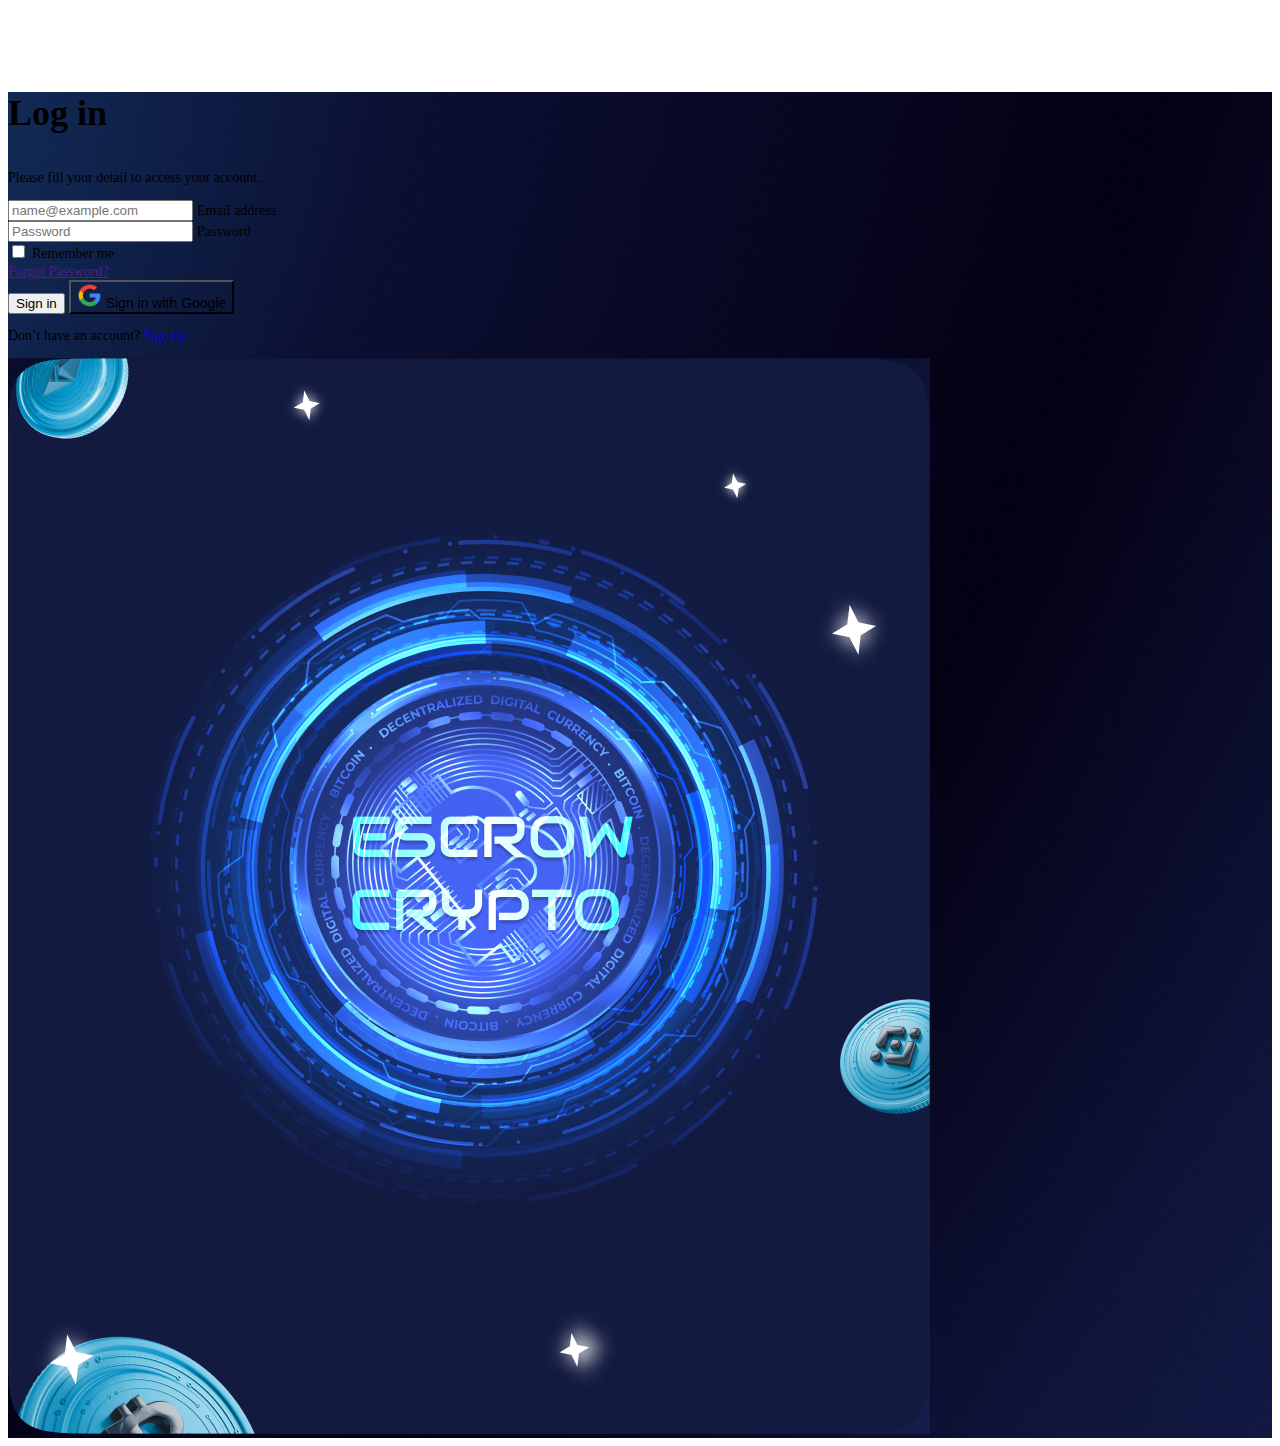
<file: index.html>
<!DOCTYPE html>
<html lang="en">
  <head>
    <meta charset="utf-8" />
    <title>ESCROW Admin Dashboard</title>
    <meta content="width=device-width, initial-scale=1.0" name="viewport" />
    <meta content="" name="keywords" />
    <meta content="" name="description" />

    <!-- Favicon -->
    <link href="img/favicon.ico" rel="icon" />

    <!-- Google Web Fonts -->
    <link rel="preconnect" href="https://fonts.googleapis.com" />
    <link rel="preconnect" href="https://fonts.gstatic.com" crossorigin />
    <link
      href="https://fonts.googleapis.com/css2?family=Open+Sans:wght@400;600&family=Roboto:wght@500;700&display=swap"
      rel="stylesheet"
    />

    <!-- Icon Font Stylesheet -->
    <link
      href="https://cdnjs.cloudflare.com/ajax/libs/font-awesome/5.10.0/css/all.min.css"
      rel="stylesheet"
    />
    <link
      href="https://cdn.jsdelivr.net/npm/bootstrap-icons@1.4.1/font/bootstrap-icons.css"
      rel="stylesheet"
    />

    <!-- Customized Bootstrap Stylesheet -->
    <link
      href="https://cdn.jsdelivr.net/npm/bootstrap@5.0.2/dist/css/bootstrap.min.css"
      rel="stylesheet"
      integrity="sha384-EVSTQN3/azprG1Anm3QDgpJLIm9Nao0Yz1ztcQTwFspd3yD65VohhpuuCOmLASjC"
      crossorigin="anonymous"
    />

    <!-- Template Stylesheet -->
    <link href="css/style.css" rel="stylesheet" />
  </head>
  <body>
    <div class="container-fluid position-relative d-flex p-0 m-0 bg-dark">
      <!-- Spinner Start -->
      <div
        id="spinner"
        class="show bg-dark position-fixed translate-middle w-100 vh-100 top-50 start-50 d-flex align-items-center justify-content-center"
      >
        <div
          class="spinner-border text-primary"
          style="width: 3rem; height: 3rem"
          role="status"
        >
          <span class="sr-only">Loading...</span>
        </div>
      </div>
      <!-- Spinner End -->

      <!-- Sign In Start -->
      <div class="container-fluid">
        <div
          class="row h-100 align-items-center justify-content-center background-mobile"
          style="min-height: 100vh"
        >
          <div
            class="col-12 col-sm-8 col-md-8 col-lg-10 col-xl-8 p-0 d-flex flex-column flex-lg-row background-1 rounded"
          >
            <div class="col-12 col-lg-6 p-0">
              <div class="p-4 p-sm-5 my-4 mx-lg-3">
                <div class="d-flex flex-column mb-3 text-white">
                    <h3 class="mb-0 font-36 font-inter">Log in</h3>
                    <p class="mb-0 font-14 font-inter">Please fill your detail to access your account.</p>
                </div>
                <div class="form-floating mb-3">
                  <input
                    type="email"
                    class="form-control font-inter"
                    id="floatingInput"
                    placeholder="name@example.com"
                  />
                  <label for="floatingInput" class="font-inter font-14">Email address</label>
                </div>
                <div class="form-floating mb-4">
                  <input
                    type="password"
                    class="form-control font-inter"
                    id="floatingPassword"
                     placeholder="Password"
                  />
                  <label for="floatingPassword" class="font-inter font-14">Password</label>
                </div>
                <div
                  class="d-flex align-items-center justify-content-between mb-4"
                >
                  <div class="form-check">
                    <input
                      type="checkbox"
                      class="form-check-input"
                      id="exampleCheck1"
                    />
                    <label class="form-check-label text-white font-14 font-inter" for="exampleCheck1"
                      >Remember me</label
                    >
                  </div>
                  <a href="" class="font-inter text-white font-14" >Forgot Password?</a>
                </div>
                <a href="./dashboard.html" style="text-decoration: none;"><button type="submit" class="btn btn-primary py-2 w-100 mb-4 font-inter">
                  Sign in
                </button></a>
                <button type="submit" class="btn btn-primary py-2 w-100 mb-4 text-white font-14 font-inter" style="background-color: transparent !important;">
                  <img
                    src="./img/Google.png"
                    alt=""
                    style="width: 25px; height: 25px"
                  />
                  Sign in with Google
                </button>
                <p class="text-center mb-0 text-white font-14 font-inter">
                  Don’t have an account? <a href="./dashboard.html">Sign up</a>
                </p>
              </div>
            </div>
            <div class="col-12 col-lg-6 d-none d-lg-flex justify-content-center align-items-center p-4">
              <img src="./img/login-design.png" alt="" class="img-fluid" />
            </div>
          </div>
        </div>
      </div>
      <!-- Sign In End -->
    </div>

    <!-- scripts start -->
    <script
      src="https://cdn.jsdelivr.net/npm/bootstrap@5.0.2/dist/js/bootstrap.bundle.min.js"
      integrity="sha384-MrcW6ZMFYlzcLA8Nl+NtUVF0sA7MsXsP1UyJoMp4YLEuNSfAP+JcXn/tWtIaxVXM"
      crossorigin="anonymous"
    ></script>
    <script src="https://code.jquery.com/jquery-3.4.1.min.js"></script>
    <script src="https://cdn.jsdelivr.net/npm/bootstrap@5.0.0/dist/js/bootstrap.bundle.min.js"></script>
    <script src="lib/chart/chart.min.js"></script>
    <script src="lib/easing/easing.min.js"></script>
    <script src="lib/waypoints/waypoints.min.js"></script>
    <script src="lib/owlcarousel/owl.carousel.min.js"></script>
    <script src="lib/tempusdominus/js/moment.min.js"></script>
    <script src="lib/tempusdominus/js/moment-timezone.min.js"></script>

    <script src="js/script.js"></script>
    <!-- scripts end -->
  </body>
</html>
</file>
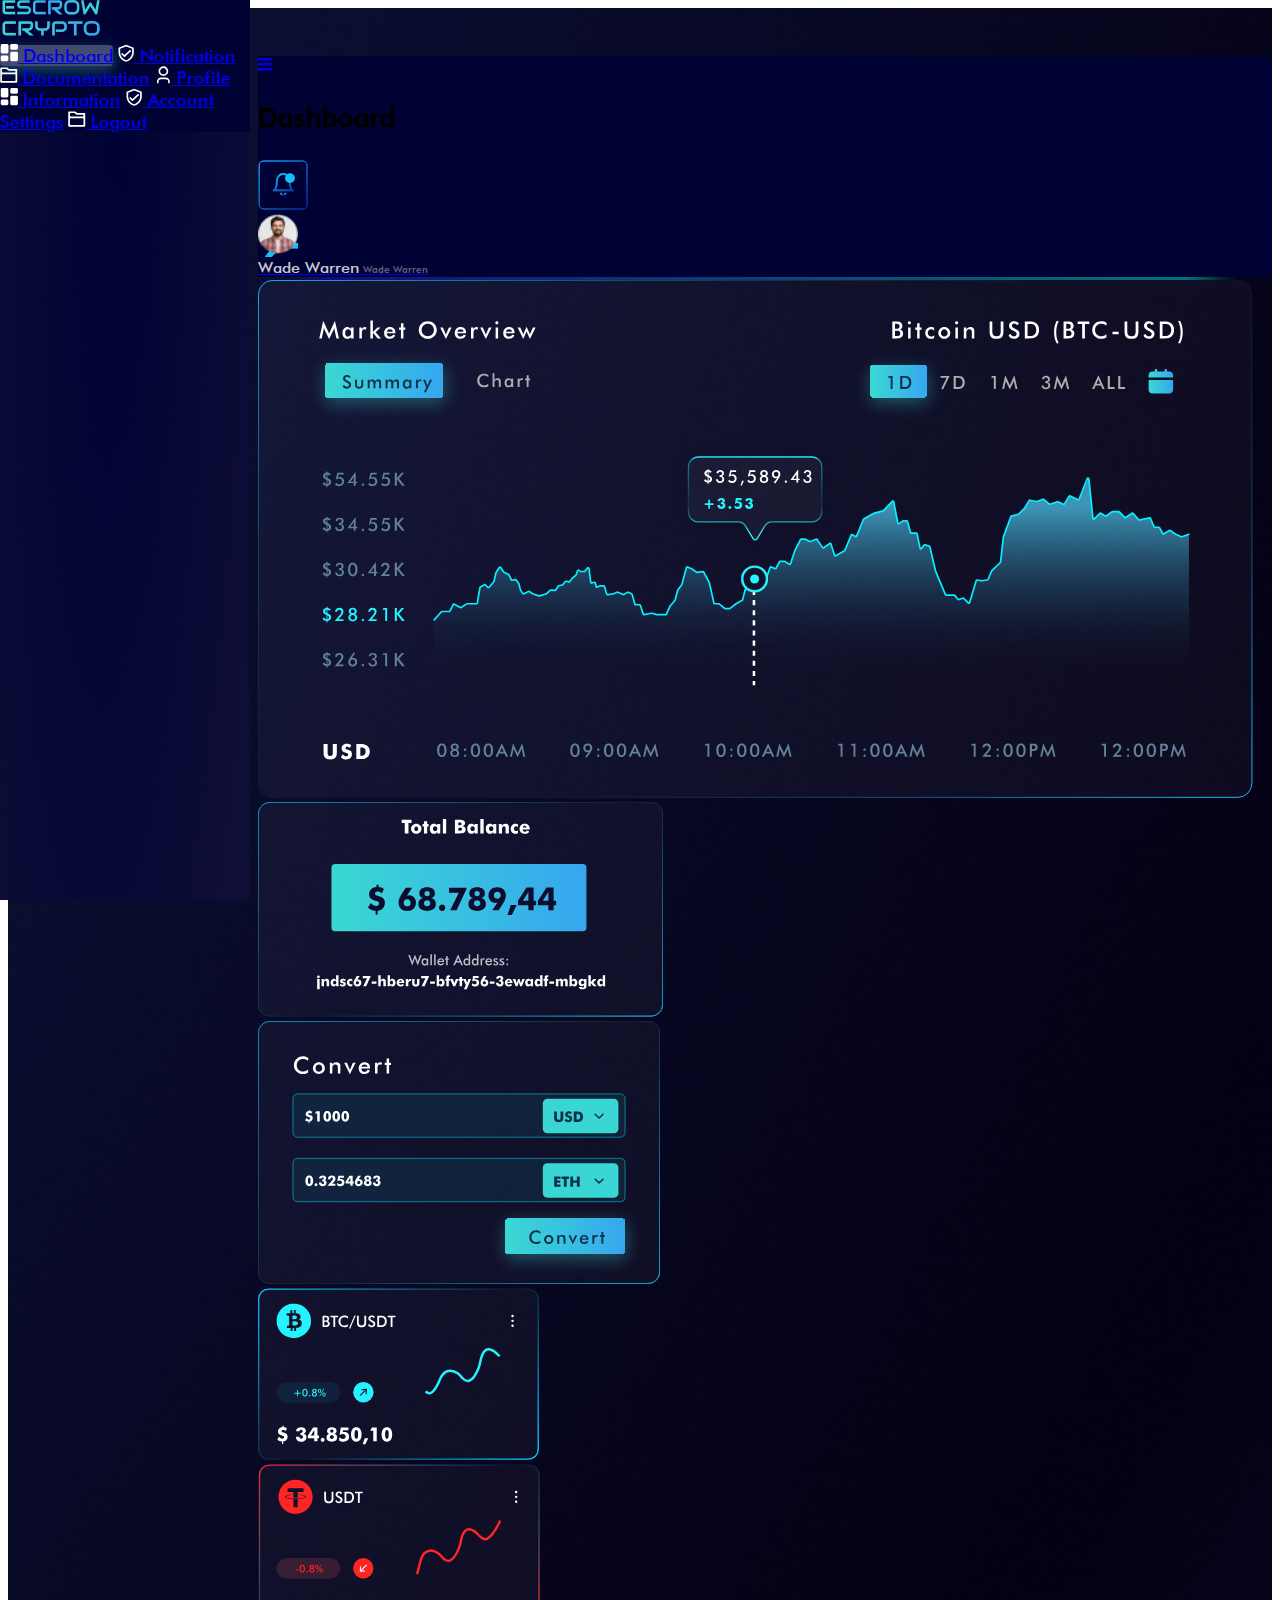
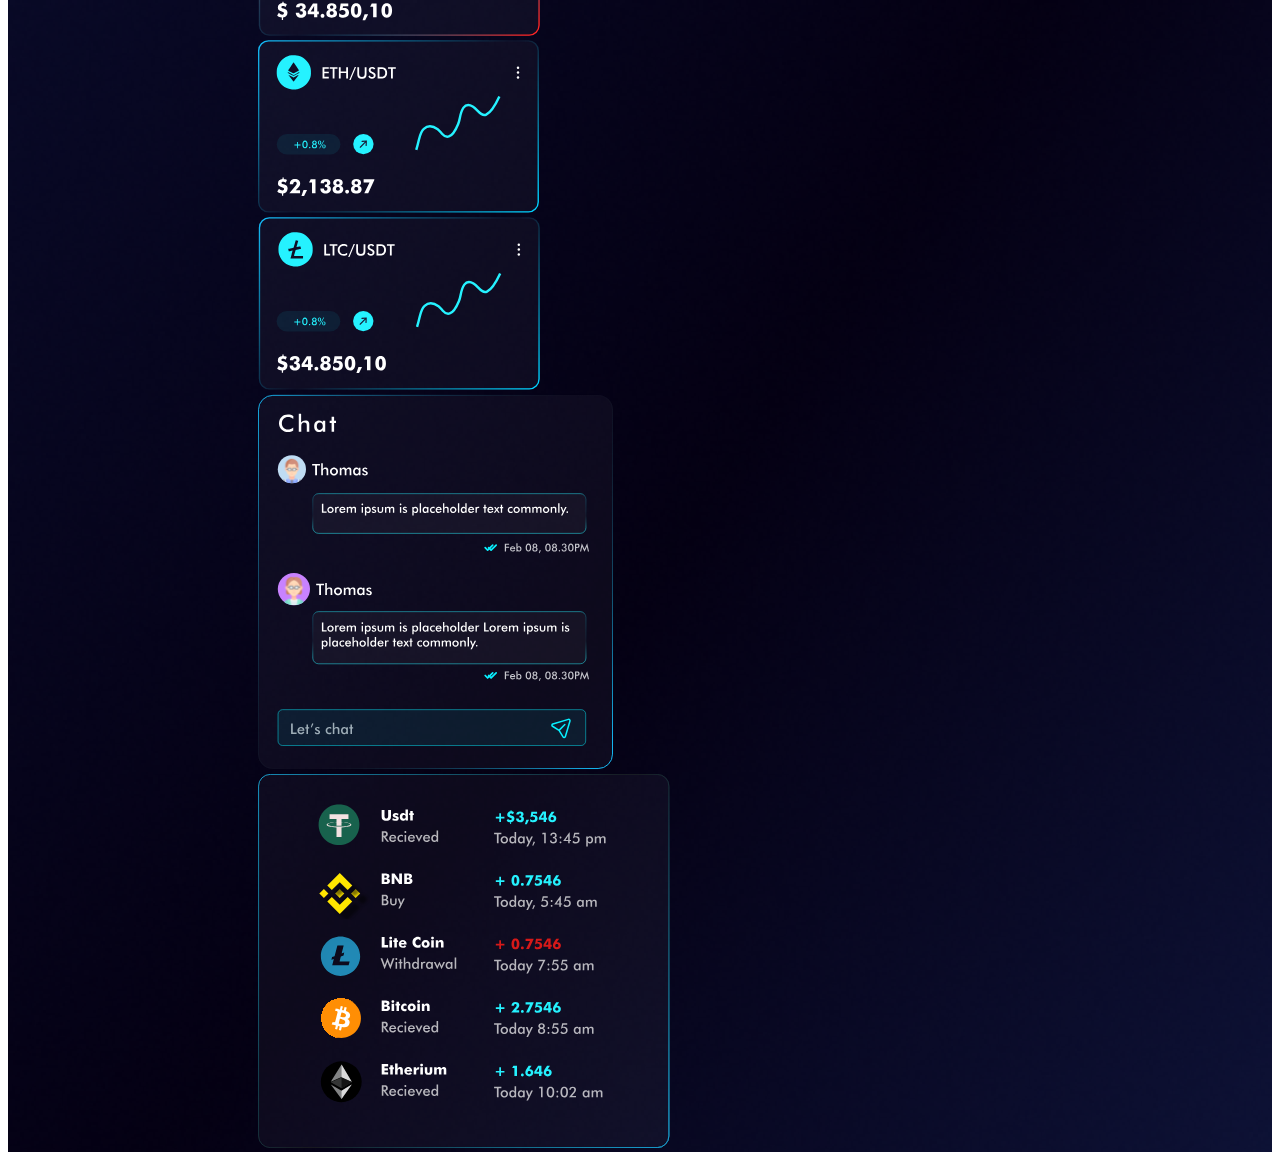
<file: dashboard.html>
<!DOCTYPE html>
<html lang="en">
  <head>
    <meta charset="utf-8" />
    <title>ESCROW Admin Dashboard</title>
    <meta content="width=device-width, initial-scale=1.0" name="viewport" />
    <meta content="" name="keywords" />
    <meta content="" name="description" />

    <!-- Favicon -->
    <link href="img/favicon.ico" rel="icon" />

    <!-- Google Web Fonts -->
    <link rel="preconnect" href="https://fonts.googleapis.com" />
    <link rel="preconnect" href="https://fonts.gstatic.com" crossorigin />
    <link
      href="https://fonts.googleapis.com/css2?family=Open+Sans:wght@400;600&family=Roboto:wght@500;700&display=swap"
      rel="stylesheet"
    />

    <!-- Icon Font Stylesheet -->
    <link
      href="https://cdnjs.cloudflare.com/ajax/libs/font-awesome/5.10.0/css/all.min.css"
      rel="stylesheet"
    />
    <link
      href="https://cdn.jsdelivr.net/npm/bootstrap-icons@1.4.1/font/bootstrap-icons.css"
      rel="stylesheet"
    />

    <!-- Customized Bootstrap Stylesheet -->
    <link
      href="https://cdn.jsdelivr.net/npm/bootstrap@5.0.2/dist/css/bootstrap.min.css"
      rel="stylesheet"
      integrity="sha384-EVSTQN3/azprG1Anm3QDgpJLIm9Nao0Yz1ztcQTwFspd3yD65VohhpuuCOmLASjC"
      crossorigin="anonymous"
    />

    <!-- Template Stylesheet -->
    <link href="css/style.css" rel="stylesheet" />
  </head>

  <body>
    <div class="container-fluid position-relative d-flex p-0 background-1">
      <!-- Spinner Start -->
      <div
        id="spinner"
        class="show bg-dark position-fixed translate-middle w-100 vh-100 top-50 start-50 d-flex align-items-center justify-content-center"
      >
        <div
          class="spinner-border text-primary"
          style="width: 3rem; height: 3rem"
          role="status"
        >
          <span class="sr-only">Loading...</span>
        </div>
      </div>
      <!-- Spinner End -->

      <!-- Sidebar Start -->
      <div class="sidebar ps-4 pb-3 background-sidebar vh-100">
        <nav class="navbar navbar-dark h-100">
          <div class="d-flex flex-column w-100 h-75">
            <a href="#" class="navbar-brand mx-0 mx-lg-4 mb-3 mt-5 mt-lg-0 py-3 py-lg-5">
              <img
                src="./img/dashboard logo.png"
                alt=""
                style="width: auto; height: auto"
              />
            </a>
            <div class="navbar-nav w-100">
              <a
                href="#"
                class="nav-item px-2 nav-link active button-dash-menu-active font-18 font-futura"
              >
                <img
                  src="./img/Vectordashboard.svg"
                  alt=""
                  class="me-1"
                  style="width: 18px; height: 18px"
                />
                Dashboard</a
              >
              <a href="#" class="nav-item px-2 nav-link font-18 font-futura">
                <img
                  src="./img/Vectornotification.svg"
                  alt=""
                  class="me-1"
                  style="width: 18px; height: 18px"
                />
                Notification</a
              >
              <a href="#" class="nav-item px-2 nav-link font-18 font-futura">
                <img
                  src="./img/Vectorfolder.svg"
                  alt=""
                  class="me-1"
                  style="width: 18px; height: 18px"
                />
                Documentation</a
              >
              <a href="#" class="nav-item px-2 nav-link font-18 font-futura">
                <img
                  src="./img/Vectoruser.svg"
                  alt=""
                  class="me-1"
                  style="width: 18px; height: 18px"
                />
                Profile</a
              >
            </div>
          </div>

          <div class="navbar-nav w-100 h-25">
            <a href="#" class="nav-item px-2 nav-link font-18 font-futura">
              <img
                src="./img/Vectordashboard.svg"
                alt=""
                class="me-1"
                style="width: 18px; height: 18px"
              />
              Information</a
            >
            <a href="#" class="nav-item px-2 nav-link font-18 font-futura">
              <img
                src="./img/Vectornotification.svg"
                alt=""
                class="me-1"
                style="width: 18px; height: 18px"
              />
              Account Settings</a
            >
            <a href="#" class="nav-item px-2 nav-link font-18 font-futura">
              <img
                src="./img/Vectorfolder.svg"
                alt=""
                class="me-1"
                style="width: 18px; height: 18px"
              />
              Logout</a
            >
          </div>
        </nav>
      </div>
      <!-- Sidebar End -->

      <!-- Content Start -->
      <div class="content h-100 background-mobile-dashbord">
        <!-- Navbar Start -->
        <nav class="navbar navbar-expand navbar-dark sticky-top px-4 py-0">
          <!-- <a href="index.html" class="navbar-brand d-flex d-lg-none me-4">
                  <h2 class="text-primary mb-0"><i class="fa fa-user-edit"></i></h2>
              </a> -->
          <a href="#" class="sidebar-toggler d-block d-lg-none flex-shrink-0">
            <i class="fa fa-bars"></i>
          </a>
          <h3 class="d-none d-lg-block flex-shrink-0 ms-5 text-white font-27 font-futura">
            Dashboard
          </h3>

          <div class="navbar-nav align-items-center ms-auto">
            <div class="nav-item dropdown">
              <a href="#" class="nav-link">
                <img
                  src="./img/Group 1261152765.svg"
                  alt=""
                  class="bell-icon"
                />
              </a>
            </div>
            <div class="nav-item dropdown">
              <a
                href="#"
                class="nav-link d-flex flex-row align-items-center button-gradient my-2"
              >
                <img
                  class="rounded-circle me-lg-2"
                  src="img/admin pic.png"
                  alt=""
                  style="width: 40px; height: 40px"
                />
                <div class="d-flex flex-column">
                  <span
                    class="d-none d-lg-inline-flex font-12 font-futura"
                    style="color: rgba(255, 255, 255, 0.8)"
                    >Wade Warren</span
                  >
                  <span
                    class="d-none d-lg-inline-flex color-gray font-futura font-10"
                    >Wade Warren</span
                  >
                </div>
              </a>
            </div>
          </div>
        </nav>
        <!-- Navbar End -->
        <div class="hr-line"></div>

        <div class="d-flex w-100 flex-column flex-lg-row">
          <div
            class="col-12 col-lg-8 pe-lg-0 pb-lg-0 d-flex justify-content-center align-items-center text-white p-3"
          >
            <img src="./img/Market Overview Chart.svg" alt="" class="img-fluid">
          </div>
          <div
            class="col-12 col-lg-4 d-flex flex-column flex-md-row flex-lg-column"
          >
            <div
              class="col-12 col-md-6 col-lg-12  pb-0 p-3 d-flex justify-content-center align-items-center text-white"
            >
            <img src="./img/c1.svg" alt="" class="img-fluid">
            </div>
            <div
              class="col-12 col-md-6 col-lg-12 p-3 pb-0 d-flex justify-content-center align-items-center text-white"
            >
            <img src="./img/c2.svg" alt="" class="img-fluid">
            </div>
          </div>
        </div>
        <div class="d-flex w-100 flex-column flex-lg-row">
          <div class="col-12 col-lg-5 d-flex flex-column">
            <div class="d-flex flex-column flex-lg-row">
              <div class="col-12 col-lg-6 p-3 pe-lg-0 pb-0">
                <img src="./img/1.svg" alt="" class="img-fluid">
              </div>
              <div class="col-12 col-lg-6 p-3 pe-lg-0 pb-0">
                <img src="./img/2.svg" alt="" class="img-fluid">
              </div>
            </div>
            <div class="d-flex flex-column flex-lg-row">
              <div class="col-12 col-lg-6 p-3 pe-lg-0 pb-0">
                <img src="./img/3.svg" alt="" class="img-fluid">
              </div>
              <div class="col-12 col-lg-6 p-3 pe-lg-0 pb-0">
                <img src="./img/4.svg" alt="" class="img-fluid">
              </div>
            </div>
          </div>
          <div class="col-12 col-lg-7 d-flex flex-column flex-lg-row">
            <div class="col-12 col-lg-5 p-3 pe-lg-0 pb-0">
              <img src="./img/chat.svg" alt="" class="img-fluid">
            </div>
            <div class="col-12 col-lg-7 p-3 pb-0">
              <img src="./img/coins.svg" alt="" class="img-fluid">
            </div>
          </div>
        </div>
      </div>
      <!-- Content End -->

      <!-- Back to Top -->
      <!-- <a href="#" class="btn btn-lg btn-primary btn-lg-square back-to-top"><i class="bi bi-arrow-up"></i></a> -->
    </div>

    <!-- scripts start -->
    <script
      src="https://cdn.jsdelivr.net/npm/bootstrap@5.0.2/dist/js/bootstrap.bundle.min.js"
      integrity="sha384-MrcW6ZMFYlzcLA8Nl+NtUVF0sA7MsXsP1UyJoMp4YLEuNSfAP+JcXn/tWtIaxVXM"
      crossorigin="anonymous"
    ></script>
    <script src="https://code.jquery.com/jquery-3.4.1.min.js"></script>
    <script src="https://cdn.jsdelivr.net/npm/bootstrap@5.0.0/dist/js/bootstrap.bundle.min.js"></script>
    <script src="lib/chart/chart.min.js"></script>
    <script src="lib/easing/easing.min.js"></script>
    <script src="lib/waypoints/waypoints.min.js"></script>
    <script src="lib/owlcarousel/owl.carousel.min.js"></script>
    <script src="lib/tempusdominus/js/moment.min.js"></script>
    <script src="lib/tempusdominus/js/moment-timezone.min.js"></script>

    <script src="js/script.js"></script>
    <!-- scripts end -->
  </body>
</html>
</file>
<file: css/style.css>
@import url("https://fonts.googleapis.com/css2?family=Inter:wght@100;200;300;400;500;600;700;800;900&display=swap");

@font-face {
  font-family: "futura-md";
  src: url("../img/fonts/FutuMd.ttf");
}

.background-1 {
  background-image: url("../img/pagelogin_background.png");
  background-repeat: no-repeat;
  background-position: center;
  background-size: cover;
}

.background-sidebar {
  background-image: url("../img/Rectangle\ 1.png") !important;
  background-repeat: no-repeat !important;
  background-position: center !important;
  background-size: cover !important;
}

.font-14 {
  font-size: 14px;
}

.font-18 {
  font-size: 18px;
}

.font-14 {
  font-size: 14px
}

.font-10 {
  font-size: 10px
}

.font-27 {
  font-size: 27px;
}

.font-36 {
  font-size: 36px;
}

.font-futura {
  font-family: "futura-md";
}

.color-gray {
  color: rgba(255, 255, 255, 0.4);
}

.button-dash-menu-active {
  background: rgba(219, 242, 242, 0.3);
  box-shadow: 0.9px 4.5px 16.2px rgba(58, 213, 212, 0.37);
  border-radius: 3.51394px;
}

.sidebar-gradient {
  background: radial-gradient(152.5% 343.17% at 50% 14.86%, #000234 0%, #141337 46.86%, #000313 93.78%);
}

.button-gradient {
  background-image: url('../img/buttonbg.svg');
  background-repeat: no-repeat;
  background-position: top left;
  background-size: cover;
  height: 50px;
  width: 190px;
  /* border: 0.9px solid !important;
  border-image-source: linear-gradient(241.52deg, #15BFFD 24.31%, #0C105A 67.59%),
    linear-gradient(0deg, #094EFF, #094EFF) !important;
    border-radius: 8px; */
}
.hr-line{
  height: 3px;
  background: linear-gradient(86.52deg, rgba(29, 9, 189, 0) 2.26%, rgba(37, 9, 190, 0.5) 6.34%, rgba(1, 226, 212, 0.5) 91.43%, rgba(1, 235, 221, 0) 96.53%);
}
.bell-icon{
  width: 50px !important; 
  height: 50px !important;
}
.navbar{
  z-index: 9;
  background-color: #000234;
}

@media only screen and (max-width: 992px) {
  .background-mobile {
    background-image: url("../img/pagelogin_background.png");
    background-repeat: no-repeat;
    background-position: center;
    background-size: cover;
  }
  .background-mobile-dashbord {
    background-image: url("../img/pagelogin_background.png");
    background-repeat: no-repeat;
    background-position: center;
    background-size: cover;
  }
  .background-1 {
    background-image: none;
  }
  .button-gradient {
    background-image: none;
    height: 50px;
    width: 50px;
    /* border: 0.9px solid !important;
    border-image-source: linear-gradient(241.52deg, #15BFFD 24.31%, #0C105A 67.59%),
      linear-gradient(0deg, #094EFF, #094EFF) !important;
      border-radius: 8px; */
  }
}
@media only screen and (max-width: 600px){
  .bell-icon{
    width: 30px !important; 
    height: 30px !important;
  }
}





/********** Template CSS **********/
:root {
  --primary: #1332e6;
  --secondary: #1c1d1f;
  --light: #6c7293;
  --dark: #000000;
}

/* .back-to-top {
  position: fixed;
  display: none;
  right: 45px;
  bottom: 45px;
  z-index: 99;
} */

/*** Spinner ***/
#spinner {
  opacity: 0;
  visibility: hidden;
  transition: opacity 0.5s ease-out, visibility 0s linear 0.5s;
  z-index: 99999;
}

#spinner.show {
  transition: opacity 0.5s ease-out, visibility 0s linear 0s;
  visibility: visible;
  opacity: 1;
}

/*** Button ***/
.btn {
  transition: 0.5s;
}

.btn-square {
  width: 38px;
  height: 38px;
}

.btn-sm-square {
  width: 32px;
  height: 32px;
}

.btn-lg-square {
  width: 48px;
  height: 48px;
}

.btn-square,
.btn-sm-square,
.btn-lg-square {
  padding: 0;
  display: inline-flex;
  align-items: center;
  justify-content: center;
  font-weight: normal;
  border-radius: 50px;
}

/*** Layout ***/
.sidebar {
  position: fixed;
  top: 0;
  left: 0;
  bottom: 0;
  width: 250px;
  height: 100vh;
  overflow-y: auto;
  background: transparent;
  transition: 0.5s;
  z-index: 999;
}

.content {
  margin-left: 250px;
  min-height: 100vh;
  transition: 0.5s;
}

@media (min-width: 992px) {
  .sidebar {
    margin-left: 0;
  }

  .sidebar.open {
    margin-left: -250px;
  }

  .content {
    width: calc(100% - 250px);
  }

  .content.open {
    width: 100%;
    margin-left: 0;
  }
}

@media (max-width: 991.98px) {
  .sidebar {
    margin-left: -250px;
  }

  .sidebar.open {
    margin-left: 0;
  }

  .content {
    width: 100%;
    margin-left: 0;
  }
}
</file>
